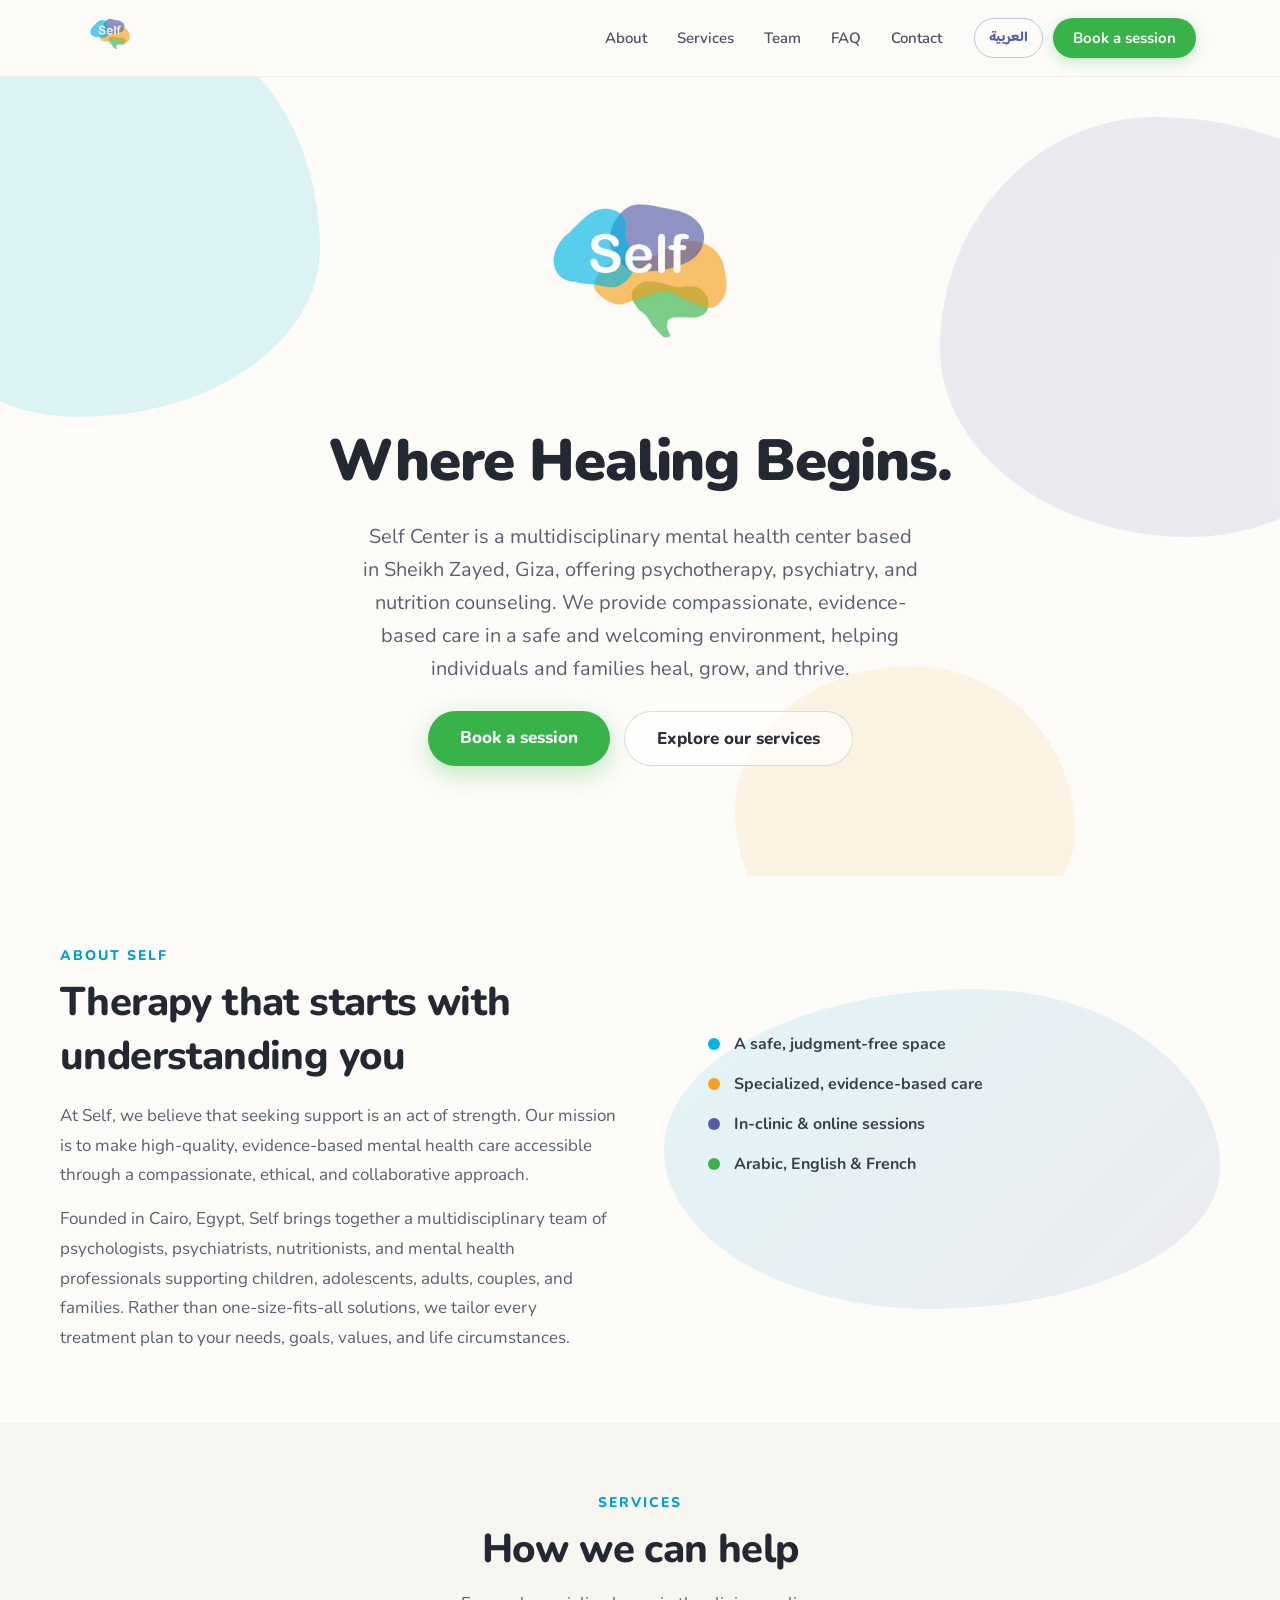
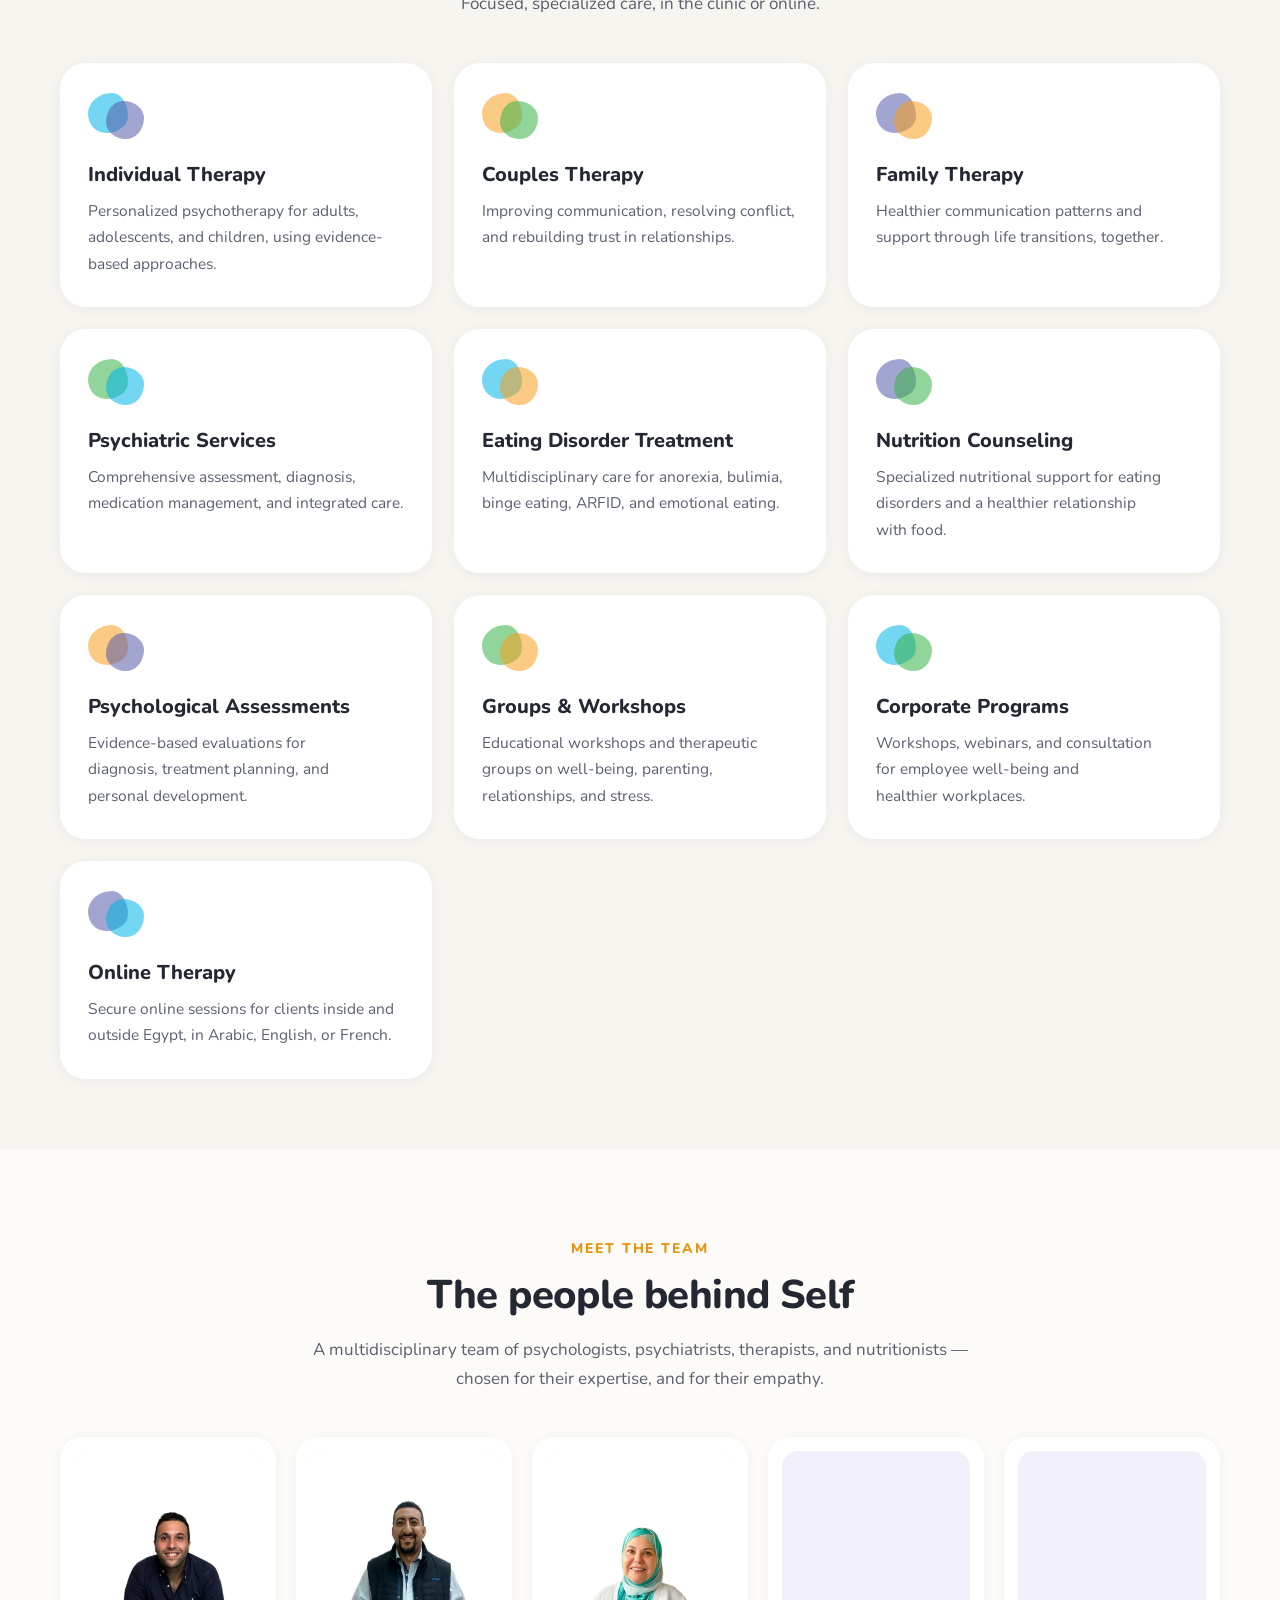
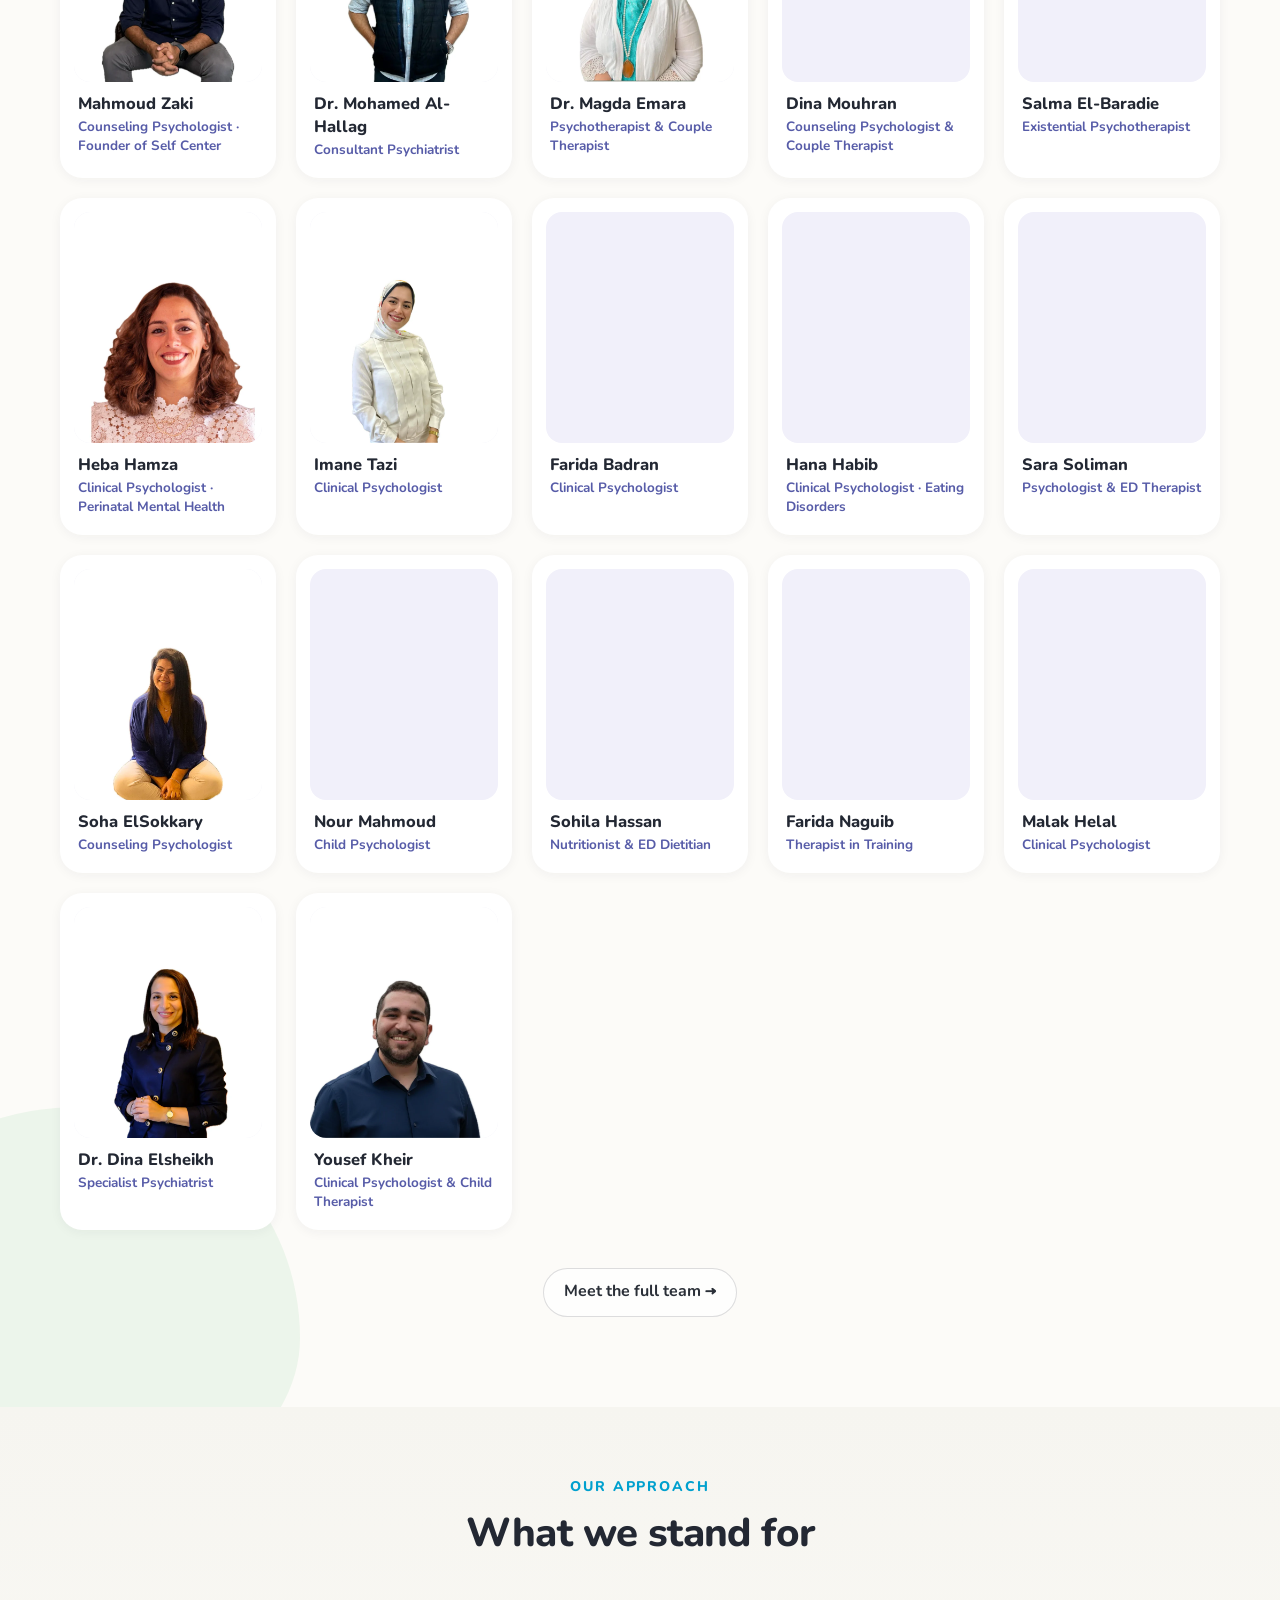
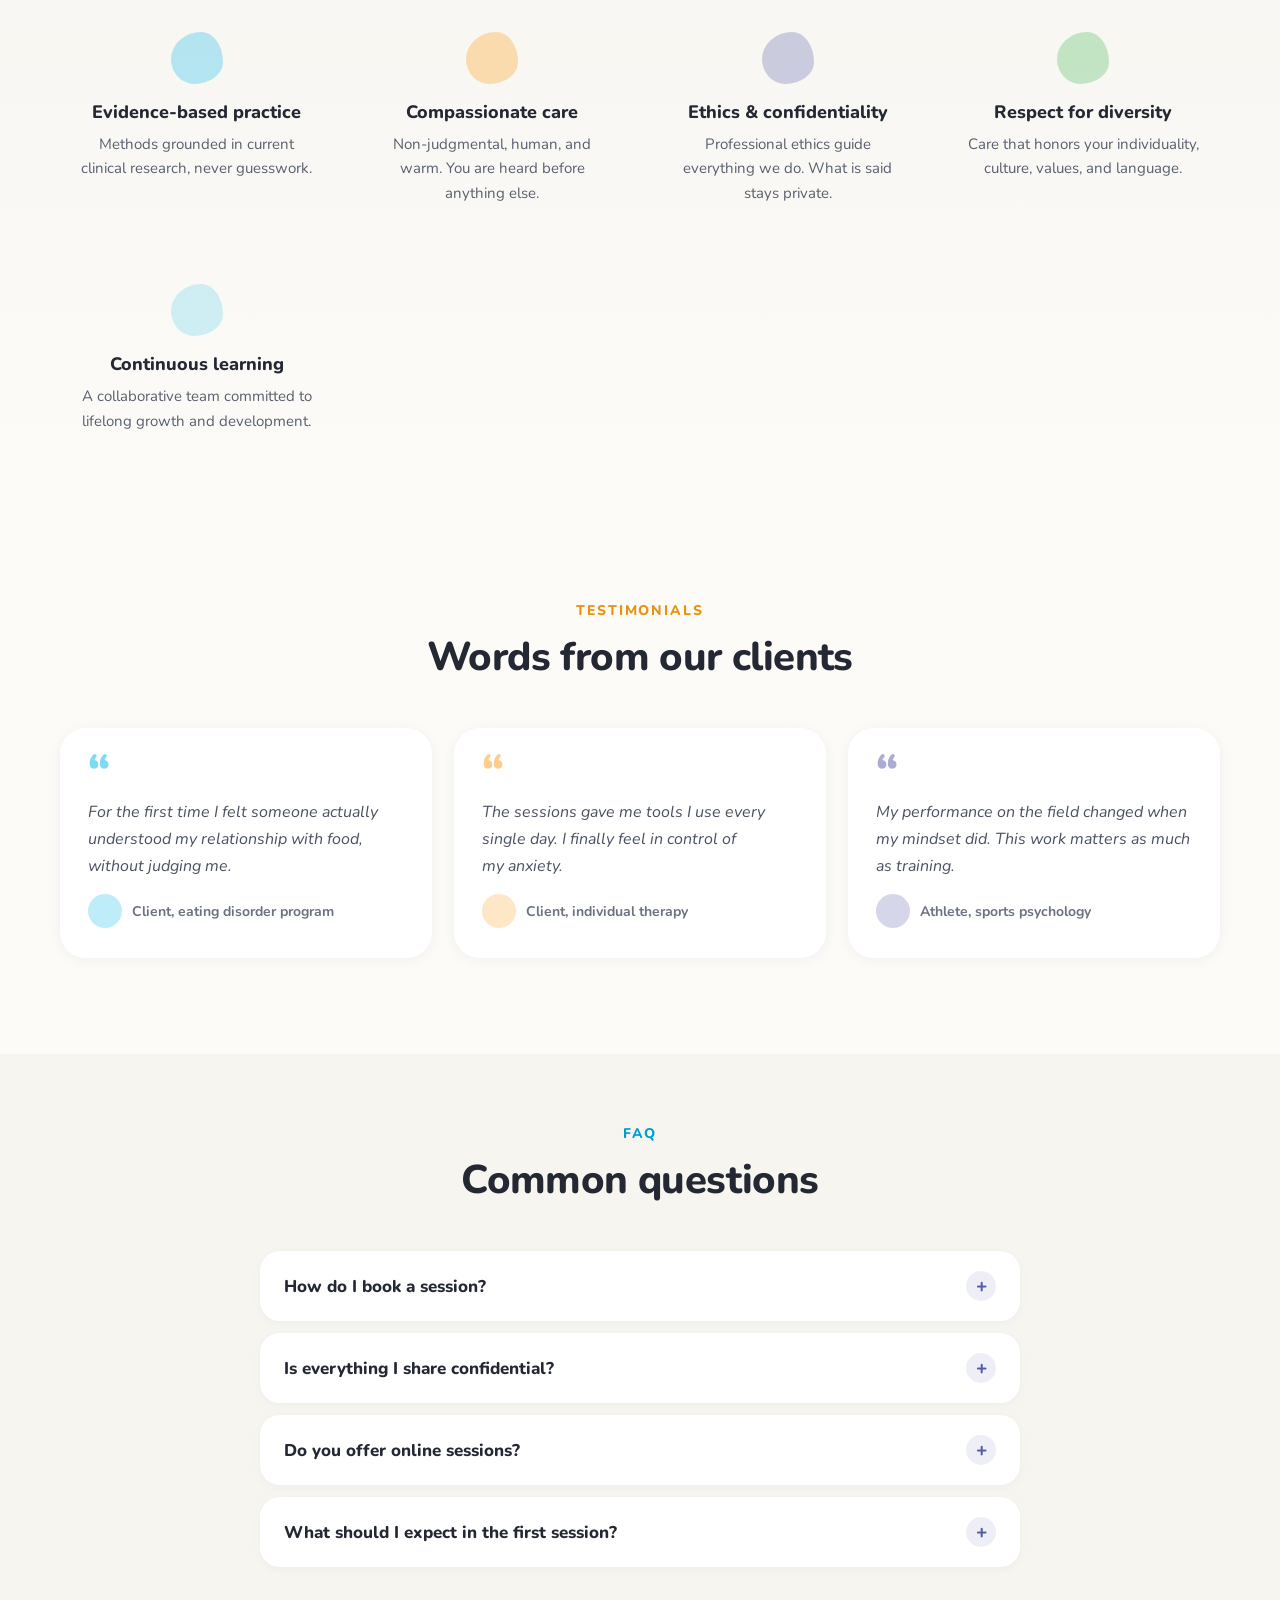
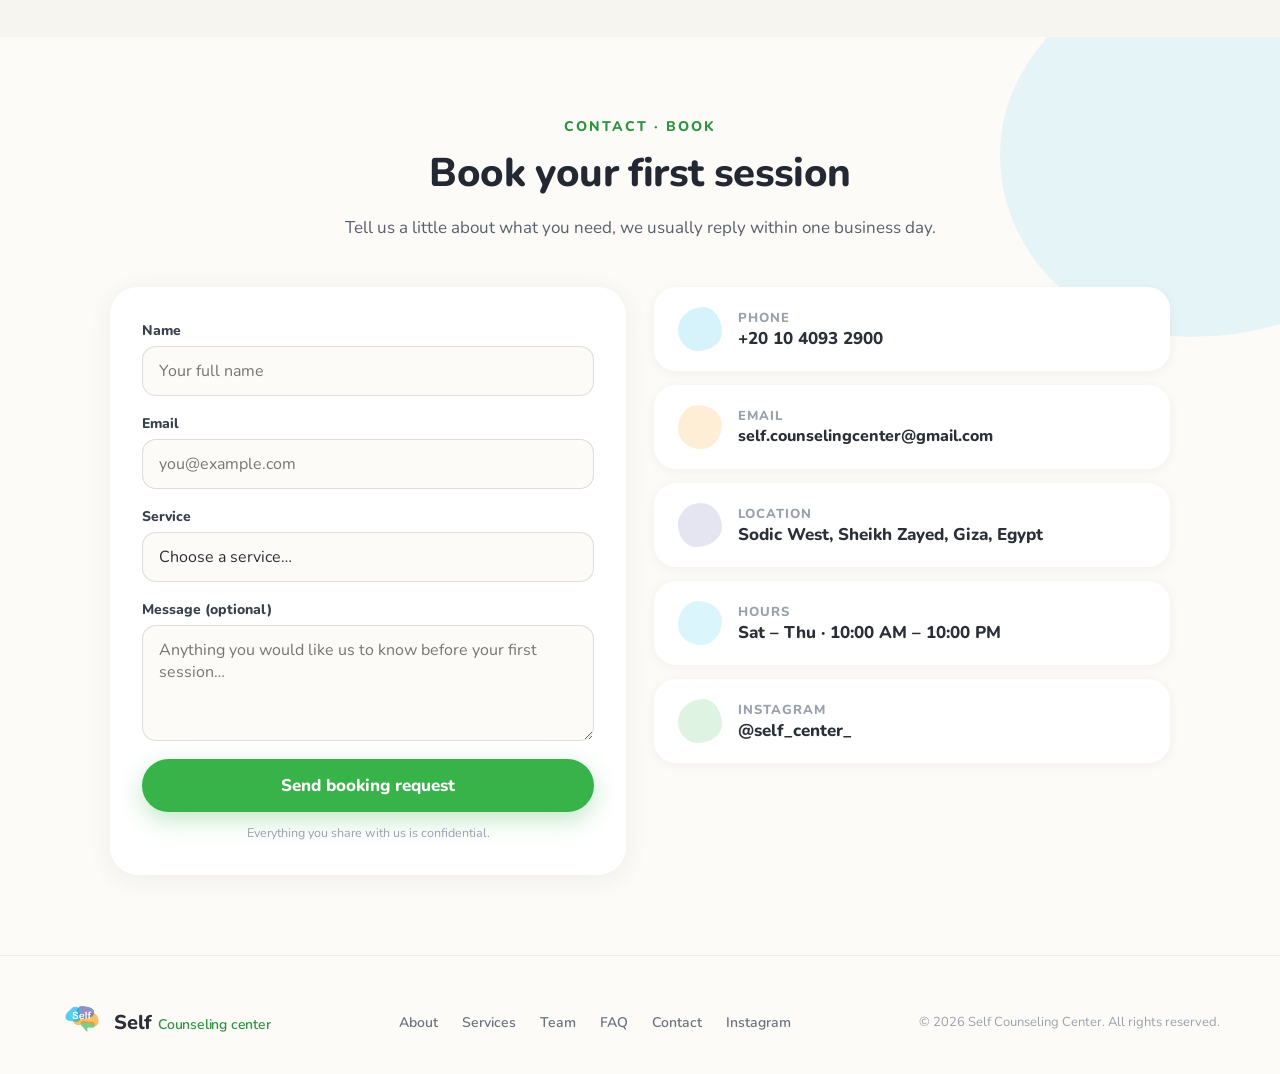
<file: index.html>
<!DOCTYPE html>
<html lang="en" dir="ltr">
<head>
<meta charset="utf-8">
<meta name="viewport" content="width=device-width, initial-scale=1">
<title>Self Center | Therapy &amp; Psychiatry in Sheikh Zayed, Egypt</title>
<meta name="description" content="Therapy, psychiatry, eating-disorder care and nutrition counseling at Self Center in Sheikh Zayed, Giza, near 6th of October. In clinic or online.">
<link rel="canonical" href="https://selfcounselingcenter.com/">
<meta property="og:type" content="website">
<meta property="og:site_name" content="Self Center">
<meta property="og:title" content="Self Center | Therapy &amp; Psychiatry in Sheikh Zayed, Egypt">
<meta property="og:description" content="Psychotherapy, psychiatry, eating-disorder care and nutrition counseling in Sheikh Zayed, Giza, in clinic or online, in Arabic, English and French.">
<meta property="og:url" content="https://selfcounselingcenter.com/">
<meta property="og:image" content="https://selfcounselingcenter.com/assets/logo-512.png">
<meta property="og:image:width" content="512">
<meta property="og:image:height" content="512">
<meta property="og:image:alt" content="Self Center logo">
<meta name="twitter:card" content="summary">
<link rel="icon" type="image/png" sizes="96x96" href="assets/favicon-96.png">
<link rel="apple-touch-icon" href="assets/apple-touch-icon.png">
<script type="application/ld+json">
{
  "@context": "https://schema.org",
  "@graph": [
    {
      "@type": "MedicalClinic",
      "@id": "https://selfcounselingcenter.com/#clinic",
      "name": "Self Center",
      "alternateName": ["Self Counseling Center", "مركز سيلف للاستشارات النفسية"],
      "url": "https://selfcounselingcenter.com/",
      "logo": "https://selfcounselingcenter.com/assets/logo-512.png",
      "image": "https://selfcounselingcenter.com/assets/logo-512.png",
      "description": "Multidisciplinary mental health center offering individual, couples and family therapy, psychiatry, eating-disorder treatment, nutrition counseling and psychological assessments, in clinic and online.",
      "telephone": "+201040932900",
      "email": "self.counselingcenter@gmail.com",
      "address": {
        "@type": "PostalAddress",
        "streetAddress": "Sodic West",
        "addressLocality": "Sheikh Zayed City",
        "addressRegion": "Giza Governorate",
        "addressCountry": "EG"
      },
      "areaServed": [
        { "@type": "City", "name": "Sheikh Zayed City" },
        { "@type": "City", "name": "6th of October City" }
      ],
      "openingHoursSpecification": [
        {
          "@type": "OpeningHoursSpecification",
          "dayOfWeek": ["Saturday", "Sunday", "Monday", "Tuesday", "Wednesday", "Thursday"],
          "opens": "10:00",
          "closes": "22:00"
        }
      ],
      "medicalSpecialty": ["https://schema.org/Psychiatric", "https://schema.org/DietNutrition"],
      "knowsLanguage": ["ar", "en", "fr"],
      "founder": { "@type": "Person", "name": "Mahmoud Zaki" },
      "sameAs": ["https://www.instagram.com/self_center_/"]
    },
    {
      "@type": "WebSite",
      "@id": "https://selfcounselingcenter.com/#website",
      "url": "https://selfcounselingcenter.com/",
      "name": "Self Center",
      "alternateName": "Self Counseling Center",
      "inLanguage": ["en", "ar"],
      "publisher": { "@id": "https://selfcounselingcenter.com/#clinic" }
    }
  ]
}
</script>
<link rel="preconnect" href="https://fonts.googleapis.com">
<link rel="preconnect" href="https://fonts.gstatic.com" crossorigin>
<link href="https://fonts.googleapis.com/css2?family=Nunito:wght@400;600;700;800;900&family=Baloo+Bhaijaan+2:wght@400;500;600;700&display=swap" rel="stylesheet">
<link rel="stylesheet" href="css/style.css?v=3">
</head>
<body>

<nav class="nav" data-reveal-skip>
  <div class="nav-inner">
    <a href="#hero" class="brand">
      <img src="assets/logo-640.webp" alt="Self Center" class="brand-logo" width="640" height="640">
    </a>
    <div class="nav-links" id="navLinks"></div>
    <div class="nav-actions">
      <button type="button" id="langToggle" class="lang-btn"></button>
      <a href="#contact" class="btn btn-cta" id="navCta"></a>
    </div>
    <button type="button" id="navMenuToggle" class="nav-menu-toggle" aria-label="Menu" aria-expanded="false">
      <span></span><span></span><span></span>
    </button>
  </div>
</nav>

<main>
<header id="hero" class="hero">
  <div class="blob blob-a"></div>
  <div class="blob blob-b"></div>
  <div class="blob blob-c"></div>
  <div class="hero-inner" data-reveal>
    <img src="assets/logo-640.webp" alt="Self Center logo" class="hero-logo" width="640" height="640" fetchpriority="high">
    <h1 id="heroTitle"></h1>
    <p id="heroSub"></p>
    <div class="hero-ctas">
      <a href="#contact" class="btn btn-cta btn-lg" id="heroCta"></a>
      <a href="#services" class="btn btn-outline btn-lg" id="heroSecondary"></a>
    </div>
  </div>
</header>

<section id="about" class="section about">
  <div class="section-inner about-grid">
    <div data-reveal>
      <p class="kicker" id="aboutKicker"></p>
      <h2 id="aboutTitle"></h2>
      <p class="body-text" id="aboutP1"></p>
      <p class="body-text" id="aboutP2"></p>
    </div>
    <div class="about-panel" data-reveal>
      <div class="about-panel-blob"></div>
      <div class="about-stats" id="aboutStats"></div>
    </div>
  </div>
</section>

<section id="services" class="section services-section">
  <div class="section-inner">
    <div class="section-head" data-reveal>
      <p class="kicker" id="servicesKicker"></p>
      <h2 id="servicesTitle"></h2>
      <p class="section-sub" id="servicesSub"></p>
    </div>
    <div class="services-grid" id="servicesGrid"></div>
  </div>
</section>

<section id="team" class="section team-section">
  <div class="blob blob-d"></div>
  <div class="section-inner">
    <div class="section-head" data-reveal>
      <p class="kicker kicker-amber" id="teamKicker"></p>
      <h2 id="teamTitle"></h2>
      <p class="section-sub" id="teamSub"></p>
    </div>

    <div class="team-grid" id="teamGrid"></div>

    <div class="team-more" data-reveal>
      <a href="team.html" class="btn btn-outline" id="teamMoreLink"></a>
    </div>
  </div>
</section>

<section id="values" class="section values-section">
  <div class="section-inner">
    <div class="section-head" data-reveal>
      <p class="kicker" id="valuesKicker"></p>
      <h2 id="valuesTitle"></h2>
    </div>
    <div class="values-grid" id="valuesGrid"></div>
  </div>
</section>

<section id="testimonials" class="section">
  <div class="section-inner">
    <div class="section-head" data-reveal>
      <p class="kicker kicker-amber" id="testiKicker"></p>
      <h2 id="testiTitle"></h2>
    </div>
    <div class="testi-grid" id="testiGrid"></div>
    <p class="testi-note" data-reveal id="testiPlaceholderNote"></p>
  </div>
</section>

<section id="faq" class="section faq-section">
  <div class="section-inner section-inner-narrow">
    <div class="section-head" data-reveal>
      <p class="kicker" id="faqKicker"></p>
      <h2 id="faqTitle"></h2>
    </div>
    <div class="faq-list" id="faqList"></div>
  </div>
</section>

<section id="contact" class="section contact-section">
  <div class="blob blob-e"></div>
  <div class="section-inner section-inner-medium">
    <div class="section-head" data-reveal>
      <p class="kicker kicker-green" id="contactKicker"></p>
      <h2 id="contactTitle"></h2>
      <p class="section-sub" id="contactSub"></p>
    </div>
    <div class="contact-grid">
      <div class="contact-form-card" data-reveal>
        <div id="successPanel" class="success-panel" hidden>
          <div class="success-check">✓</div>
          <h3 id="successTitle"></h3>
          <p id="successSub"></p>
          <button type="button" class="btn btn-outline" id="successAgain"></button>
        </div>
        <form id="bookingForm" novalidate>
          <div class="field">
            <label for="f-name" id="fNameLabel"></label>
            <input id="f-name" name="name" type="text" autocomplete="name">
            <span class="field-error" id="errName"></span>
          </div>
          <div class="field">
            <label for="f-email" id="fEmailLabel"></label>
            <input id="f-email" name="email" type="email" autocomplete="email">
            <span class="field-error" id="errEmail"></span>
          </div>
          <div class="field">
            <label for="f-service" id="fServiceLabel"></label>
            <select id="f-service" name="service"></select>
            <span class="field-error" id="errService"></span>
          </div>
          <div class="field">
            <label for="f-msg" id="fMessageLabel"></label>
            <textarea id="f-msg" name="message" rows="4"></textarea>
          </div>
          <button type="submit" class="btn btn-cta btn-lg" id="fSubmit"></button>
          <p class="form-privacy" id="fPrivacy"></p>
        </form>
      </div>
      <div class="contact-info" data-reveal>
        <a href="tel:+201040932900" class="contact-card">
          <div class="contact-icon contact-icon-blue"></div>
          <div><div class="contact-label" id="cPhoneLabel"></div><div class="contact-value" dir="ltr">+20 10 4093 2900</div></div>
        </a>
        <a href="mailto:self.counselingcenter@gmail.com" class="contact-card">
          <div class="contact-icon contact-icon-amber"></div>
          <div><div class="contact-label" id="cEmailLabel"></div><div class="contact-value contact-value-break">self.counselingcenter@gmail.com</div></div>
        </a>
        <div class="contact-card contact-card-static">
          <div class="contact-icon contact-icon-purple"></div>
          <div><div class="contact-label" id="cLocationLabel"></div><div class="contact-value" id="cAddress"></div></div>
        </div>
        <div class="contact-card contact-card-static">
          <div class="contact-icon contact-icon-blue2"></div>
          <div><div class="contact-label" id="cHoursLabel"></div><div class="contact-value" id="cHoursVal"></div></div>
        </div>
        <a href="https://www.instagram.com/self_center_/" target="_blank" rel="noopener" class="contact-card">
          <div class="contact-icon contact-icon-green"></div>
          <div><div class="contact-label">Instagram</div><div class="contact-value" dir="ltr">@self_center_</div></div>
        </a>
      </div>
    </div>
  </div>
</section>
</main>

<footer class="footer">
  <div class="footer-inner">
    <a href="#hero" class="brand">
      <img src="assets/logo-640.webp" alt="" class="footer-logo" width="640" height="640" loading="lazy">
      <span class="brand-name">Self <span class="footer-wordmark" id="footerWordmark"></span></span>
    </a>
    <div class="footer-links" id="footerLinks"></div>
    <p class="footer-copy" id="copyright"></p>
  </div>
</footer>

<script src="js/i18n.js?v=5"></script>
<script src="js/main.js?v=4"></script>
</body>
</html>
</file>
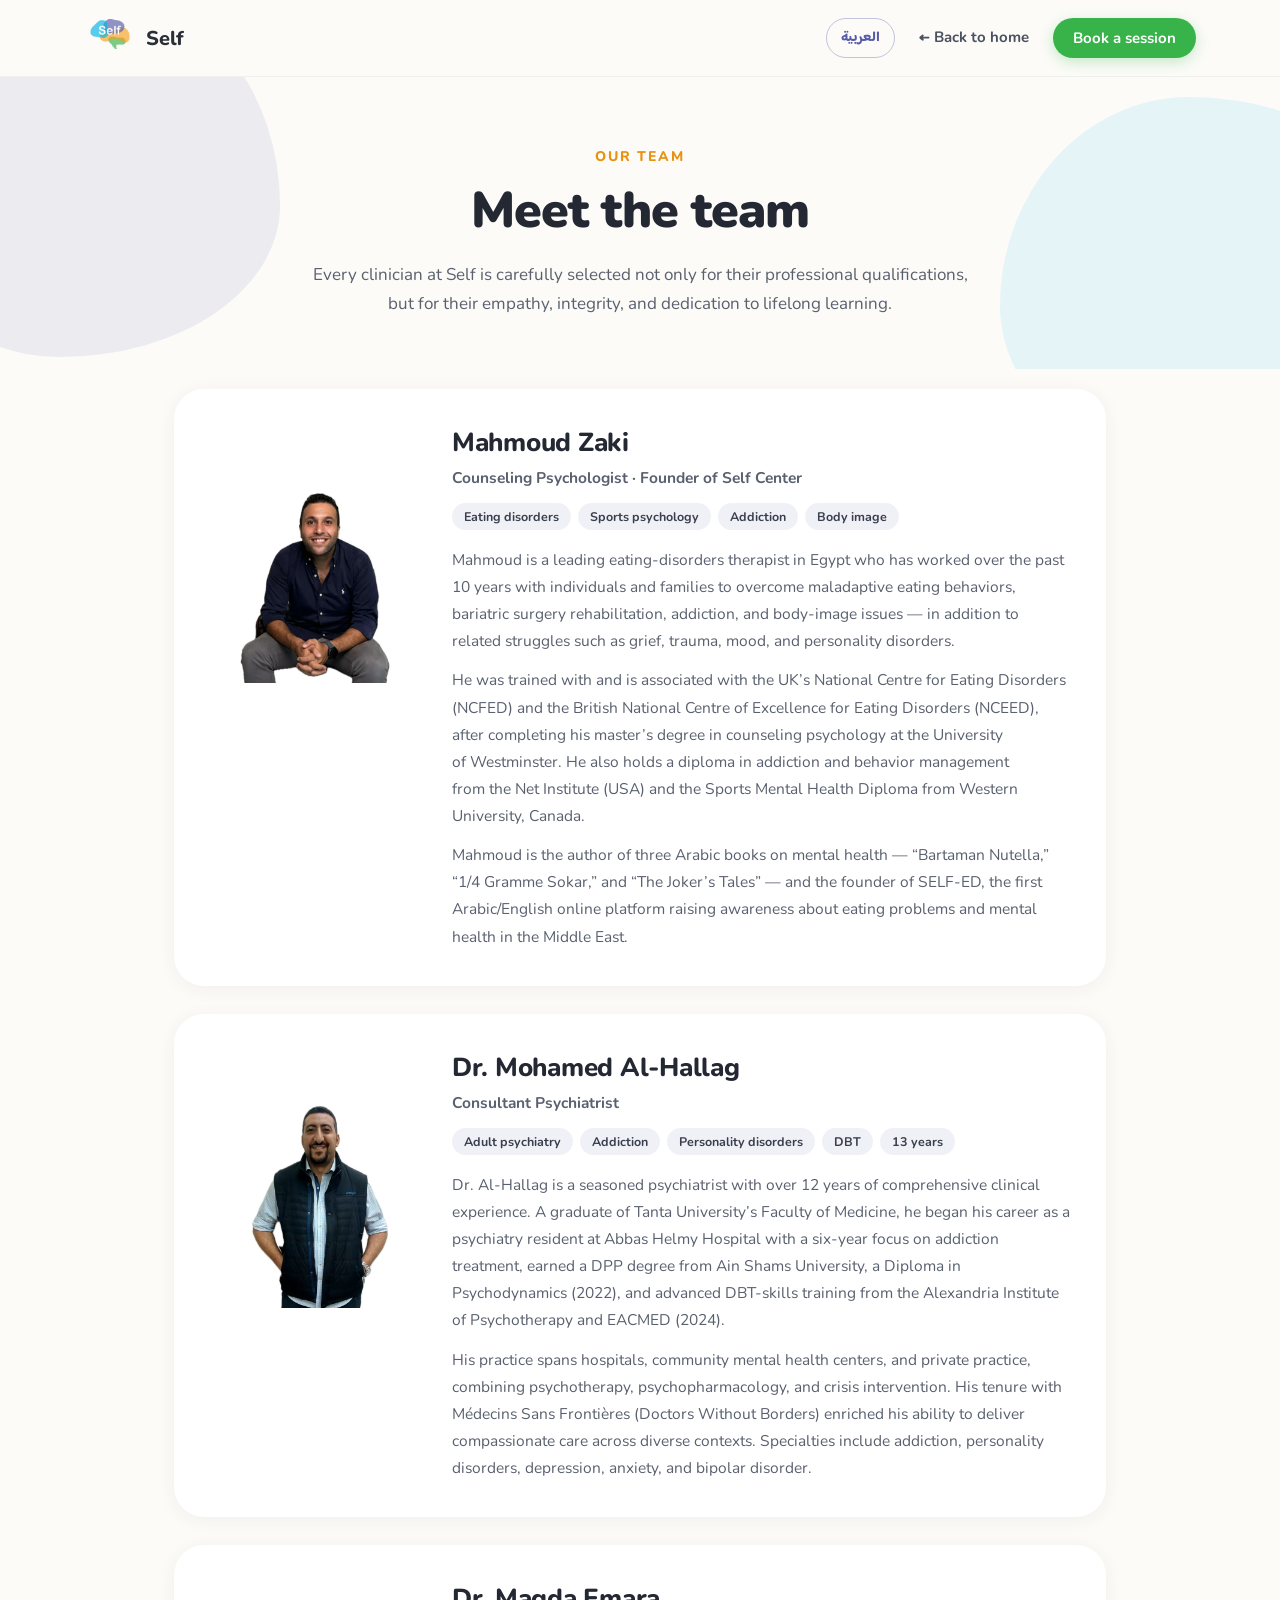
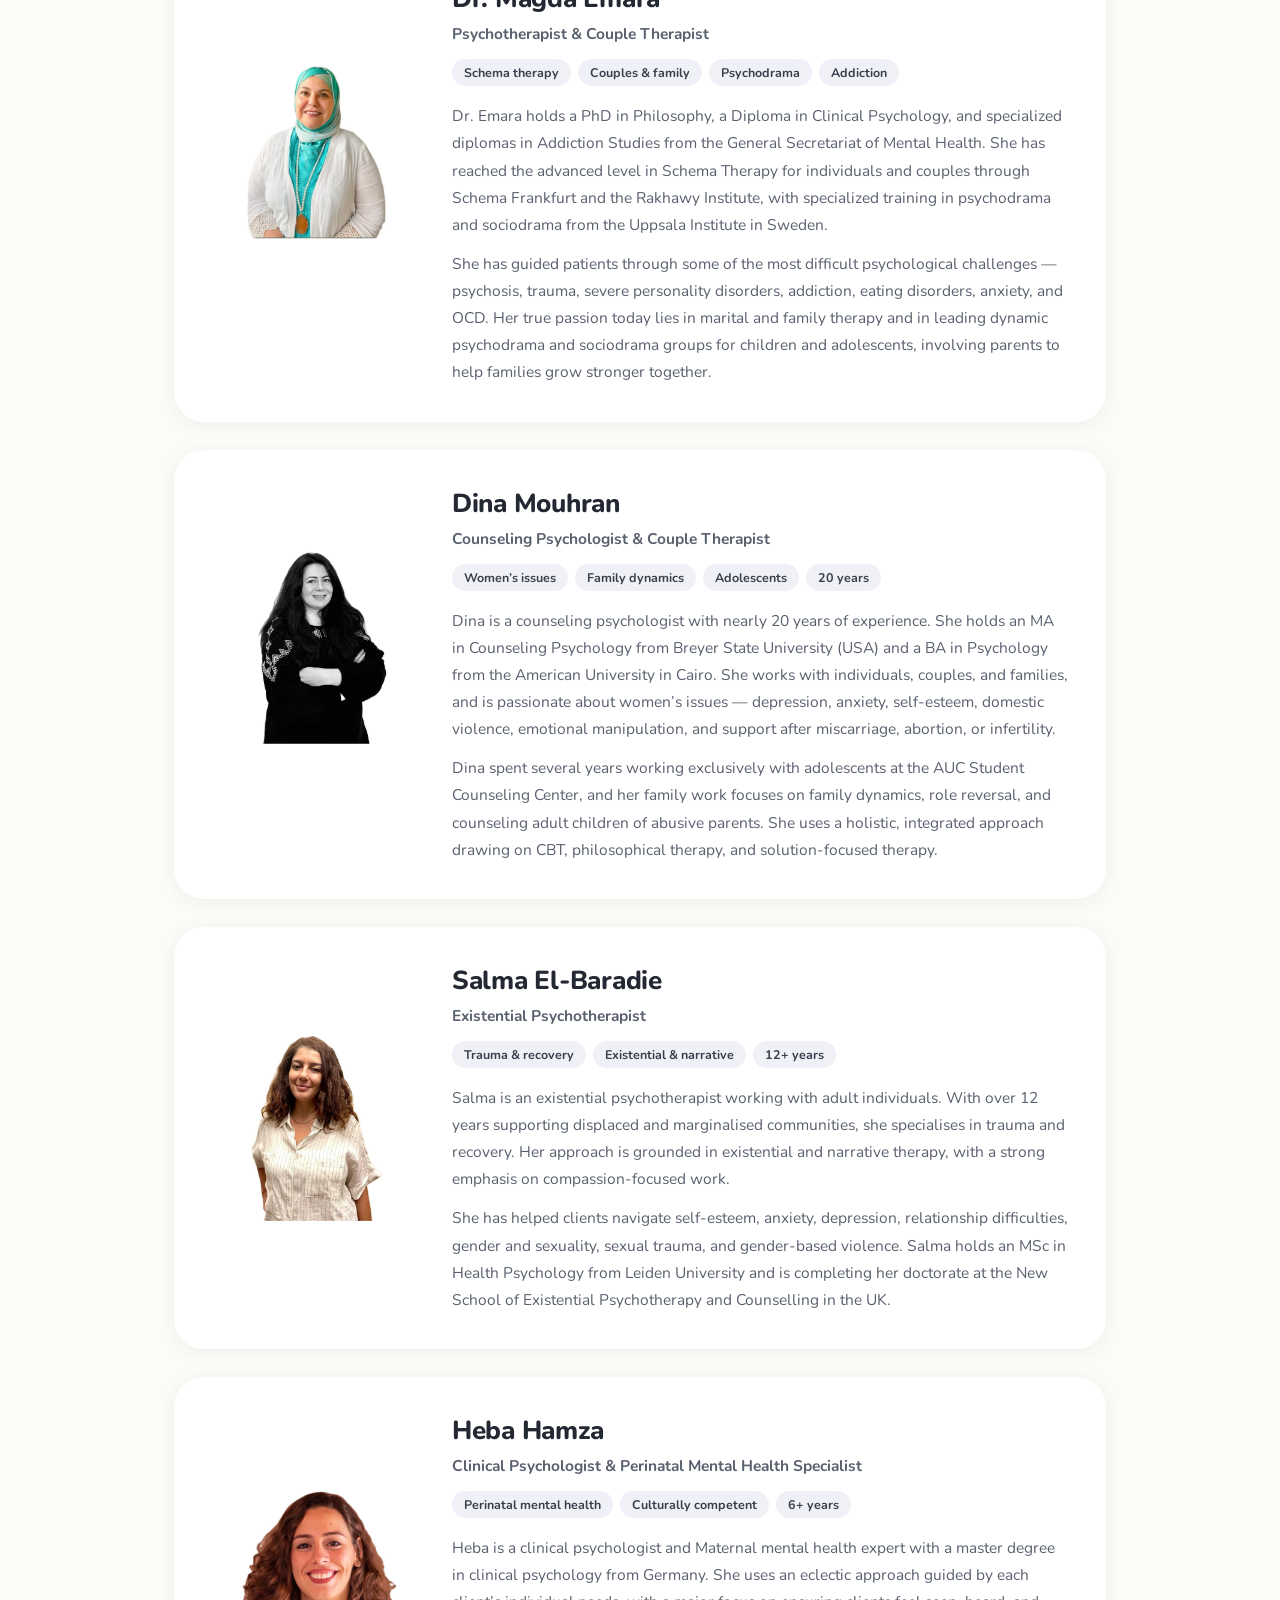
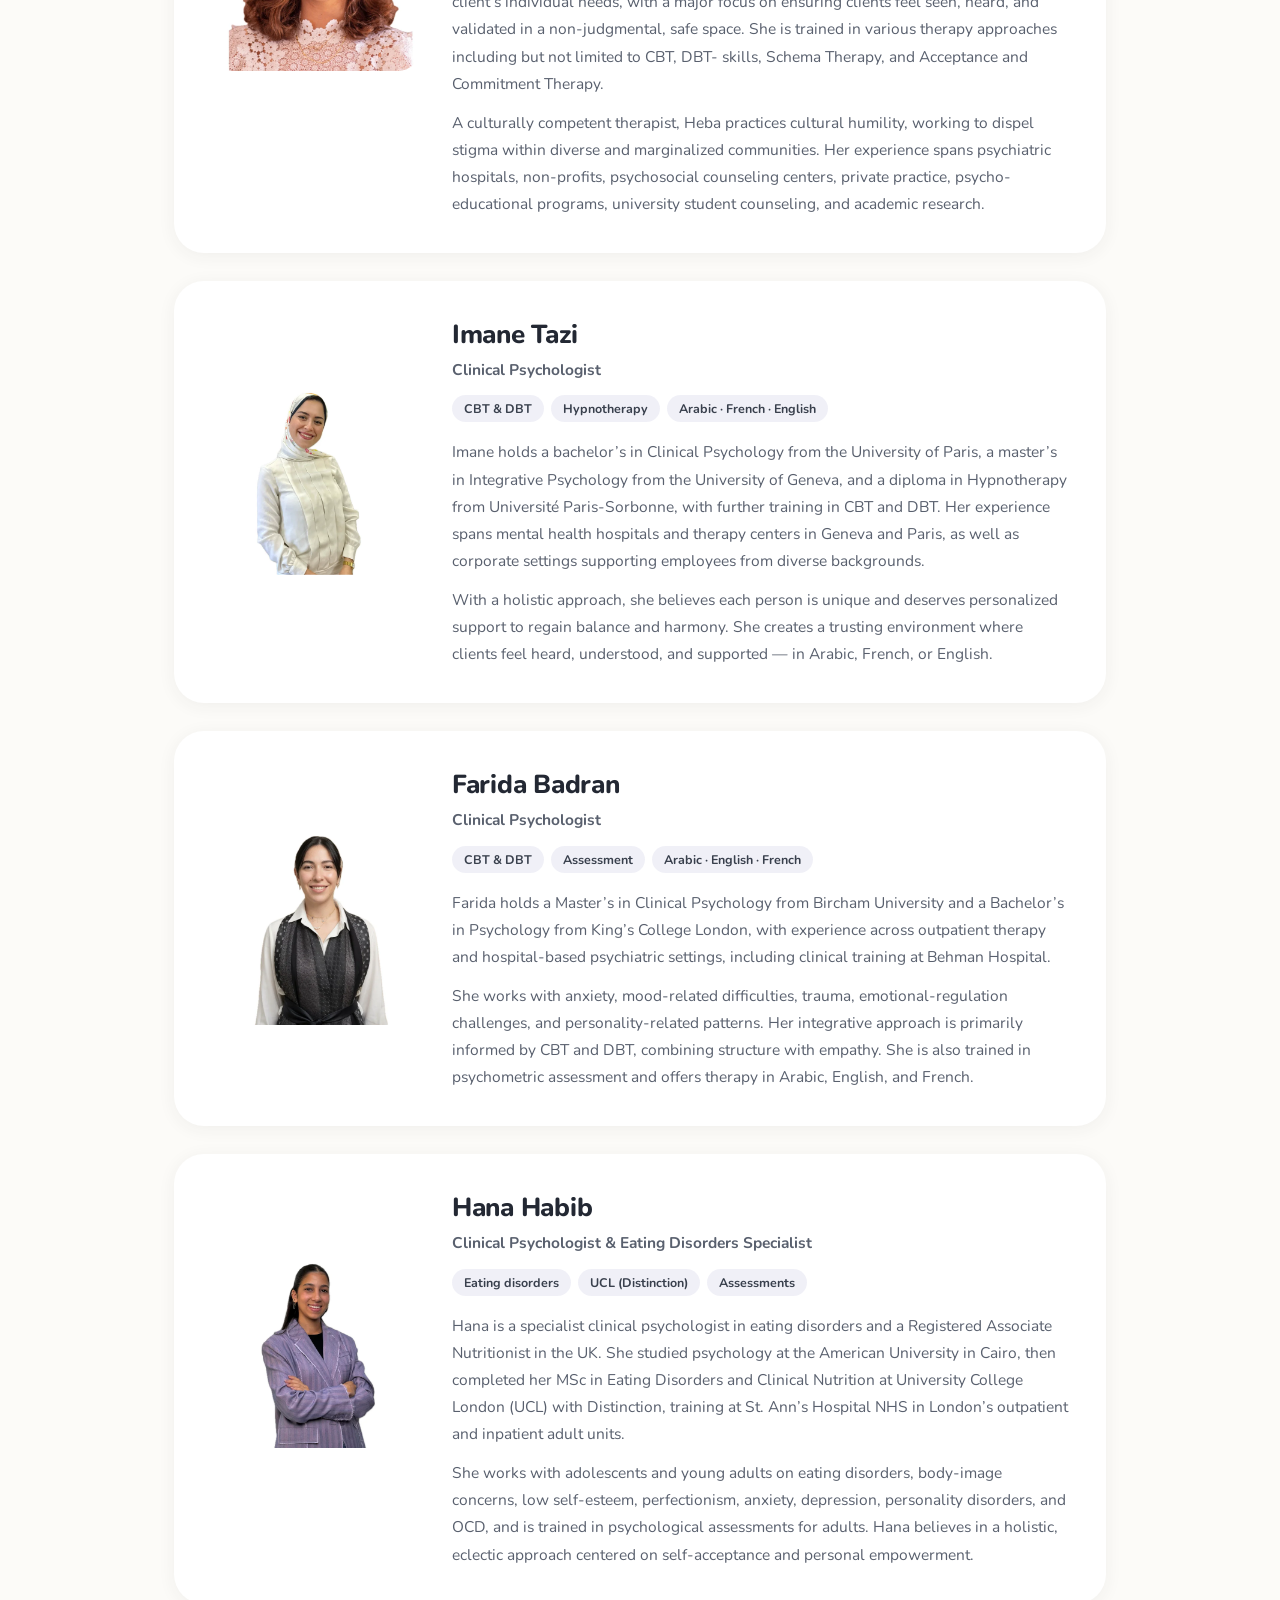
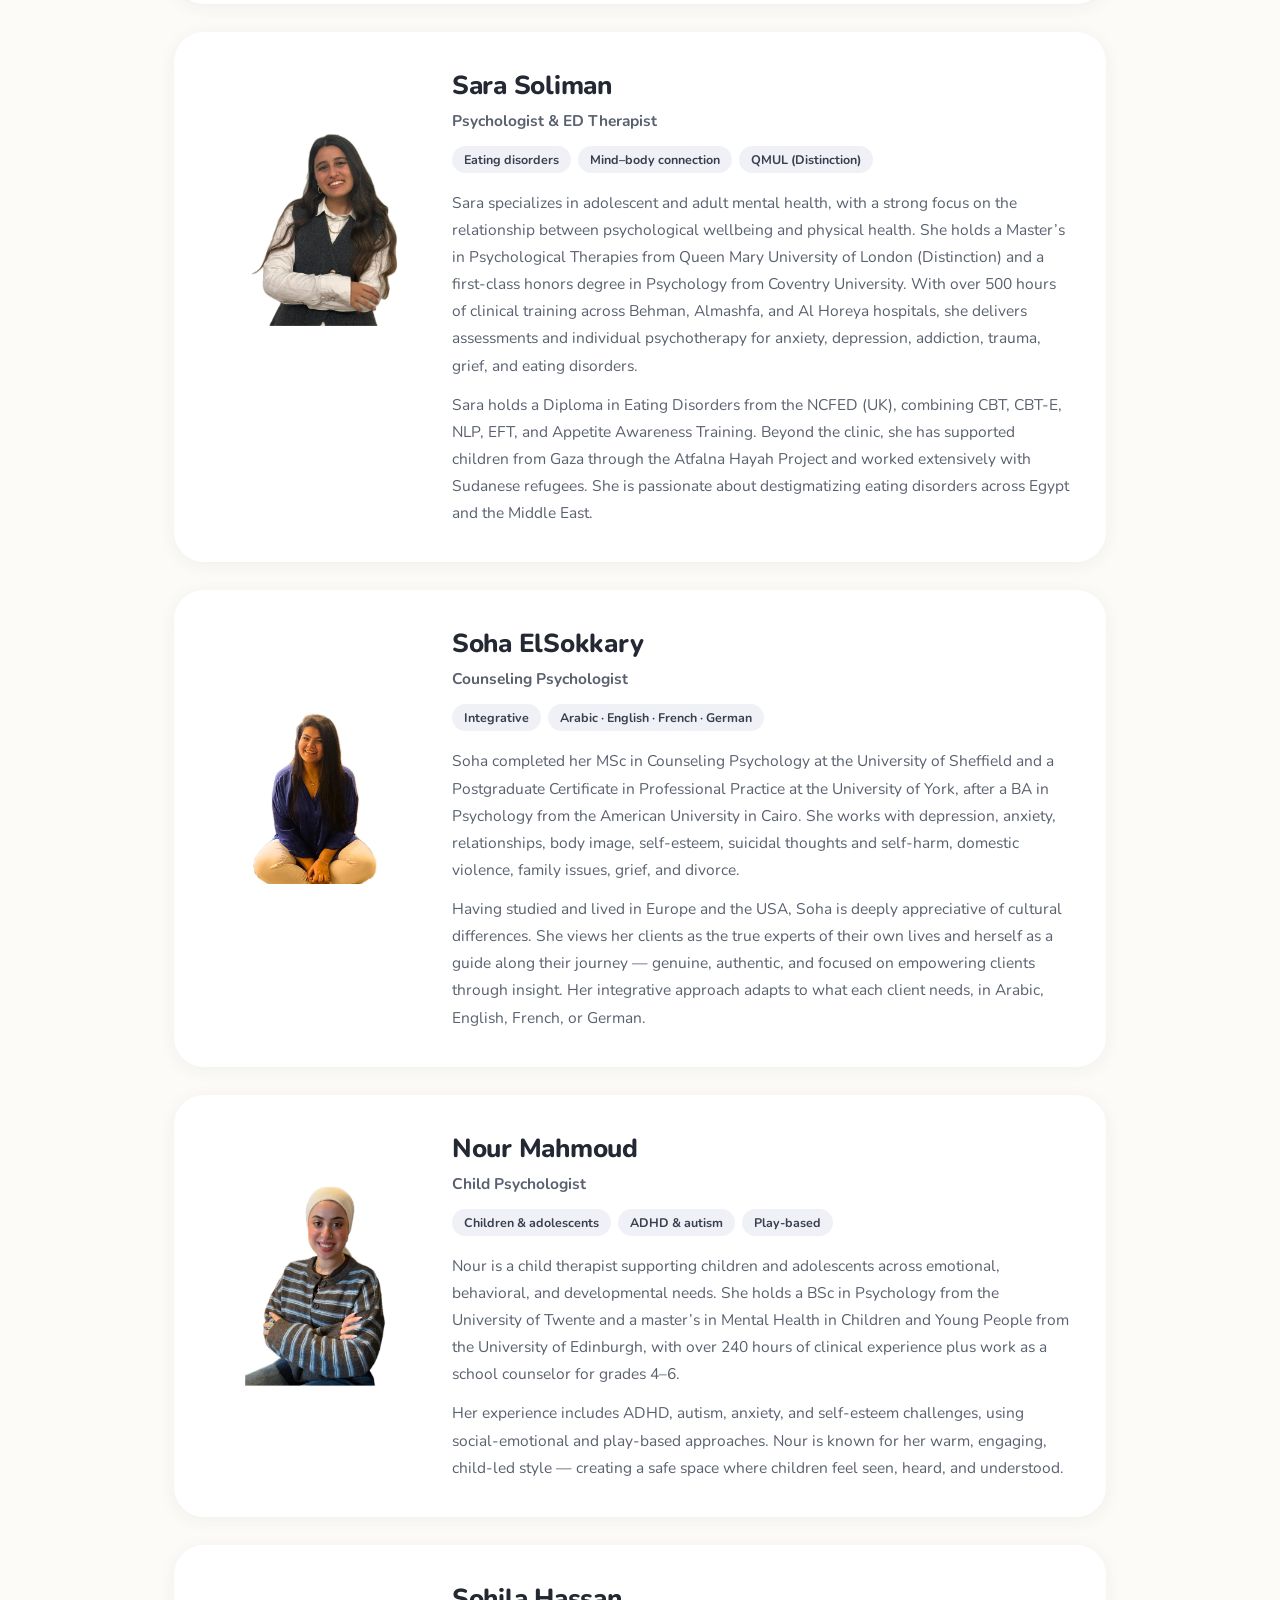
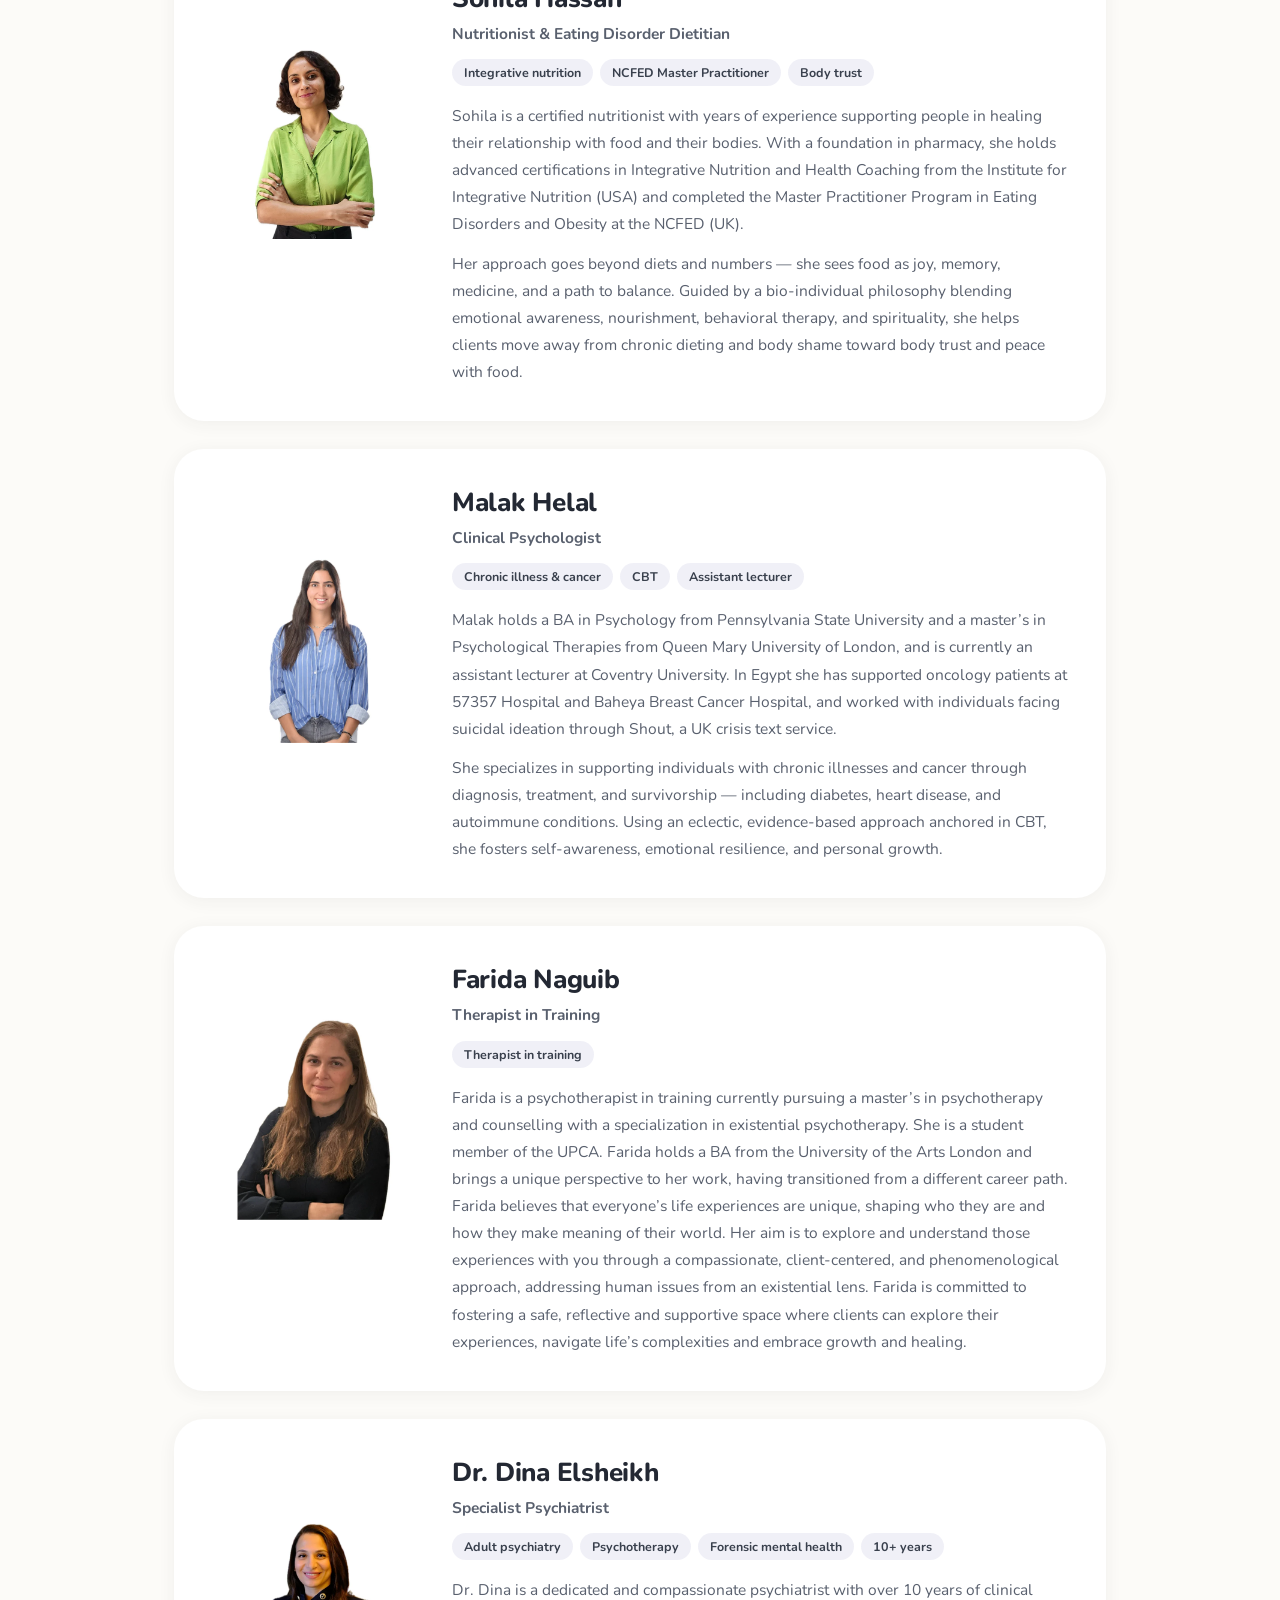
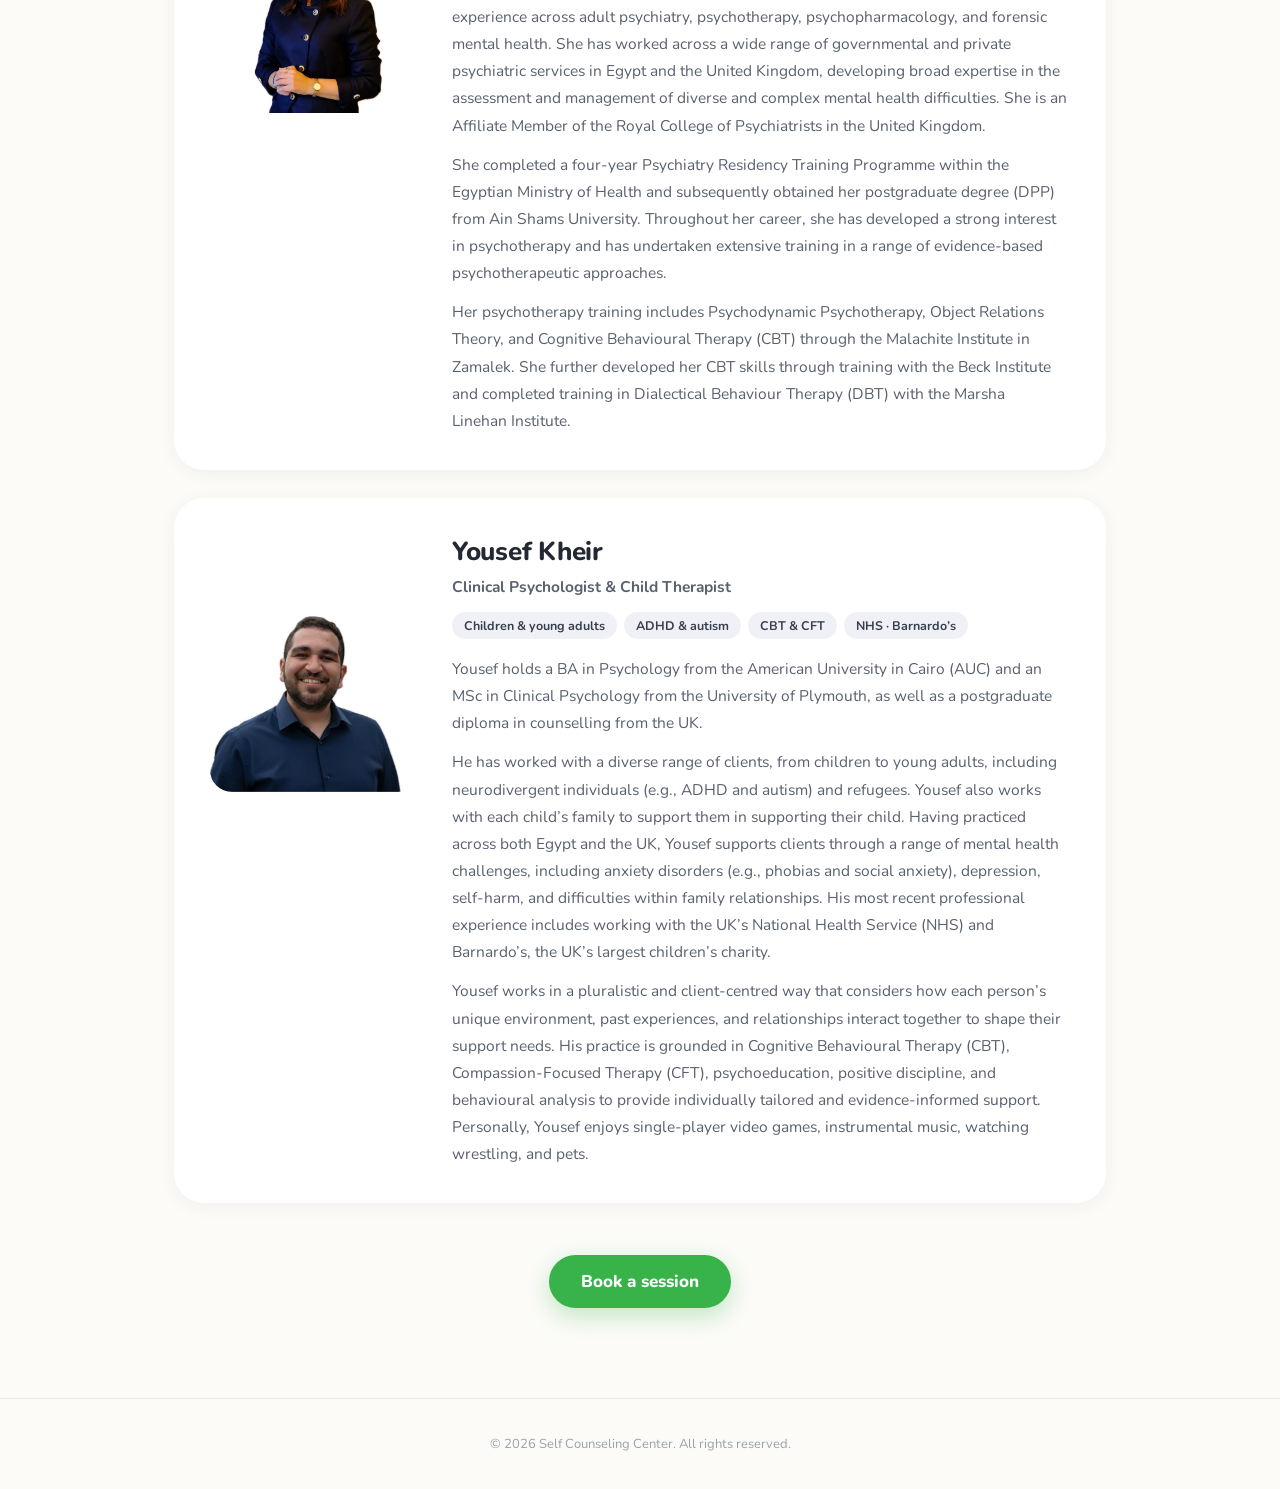
<file: team.html>
<!DOCTYPE html>
<html lang="en" dir="ltr">
<head>
<meta charset="utf-8">
<meta name="viewport" content="width=device-width, initial-scale=1">
<title>Our Psychologists &amp; Psychiatrists | Self Center, Sheikh Zayed</title>
<meta name="description" content="Meet the psychologists, psychiatrists, therapists and nutritionists at Self Center in Sheikh Zayed, Giza: their qualifications, specialties and languages.">
<link rel="canonical" href="https://selfcounselingcenter.com/team.html">
<meta property="og:type" content="website">
<meta property="og:site_name" content="Self Center">
<meta property="og:title" content="Our Psychologists &amp; Psychiatrists | Self Center, Sheikh Zayed">
<meta property="og:description" content="Meet the multidisciplinary team at Self Center in Sheikh Zayed: qualifications, specialties and languages.">
<meta property="og:url" content="https://selfcounselingcenter.com/team.html">
<meta property="og:image" content="https://selfcounselingcenter.com/assets/logo-512.png">
<meta property="og:image:width" content="512">
<meta property="og:image:height" content="512">
<meta property="og:image:alt" content="Self Center logo">
<meta name="twitter:card" content="summary">
<link rel="icon" type="image/png" sizes="96x96" href="assets/favicon-96.png">
<link rel="apple-touch-icon" href="assets/apple-touch-icon.png">
<link rel="preconnect" href="https://fonts.googleapis.com">
<link rel="preconnect" href="https://fonts.gstatic.com" crossorigin>
<link href="https://fonts.googleapis.com/css2?family=Nunito:wght@400;600;700;800;900&family=Baloo+Bhaijaan+2:wght@400;500;600;700&display=swap" rel="stylesheet">
<link rel="stylesheet" href="css/style.css?v=3">
</head>
<body>

<nav class="nav">
  <div class="nav-inner">
    <a href="/" class="brand">
      <img src="assets/logo-640.webp" alt="" class="brand-logo" width="640" height="640">
      <span class="brand-name">Self</span>
    </a>
    <div class="nav-actions" style="margin-inline-start:auto">
      <button type="button" id="langToggle" class="lang-btn"></button>
      <a href="/" class="back-link" id="backLink"></a>
      <a href="/#contact" class="btn btn-cta" id="bookBtn"></a>
    </div>
  </div>
</nav>

<header class="team-page-hero">
  <div class="blob team-hero-blob-a"></div>
  <div class="blob team-hero-blob-b"></div>
  <div class="team-page-hero-inner">
    <p class="kicker kicker-amber" id="heroKicker"></p>
    <h1 id="heroTitle"></h1>
    <p class="section-sub" id="heroSub"></p>
  </div>
</header>

<main class="member-list" id="memberList"></main>

<footer class="team-page-footer">
  <p id="footerCopy"></p>
</footer>

<script src="js/team-data.js?v=5"></script>
<script src="js/team.js?v=5"></script>
</body>
</html>
</file>
<file: css/style.css>
:root {
  --ink: #2B3038;
  --ink-strong: #232833;
  --ink-soft: #59606E;
  --ink-mute: #6B7280;
  --ink-faint: #9AA1AD;
  --bg: #FCFBF8;
  --bg-alt: #F6F5F0;
  --blue: #00B5E8;
  --blue-deep: #00A0CE;
  --purple: #575CA8;
  --amber: #F89F1E;
  --amber-deep: #E8920D;
  --green: #37B34A;
  --green-deep: #2E9440;
  --red: #D64545;
  --cta: var(--green);
}

* { box-sizing: border-box; }

[hidden] { display: none !important; }

html { scroll-behavior: smooth; }

body {
  margin: 0;
  background: var(--bg);
  color: var(--ink);
  font-family: 'Nunito', 'Baloo Bhaijaan 2', sans-serif;
  -webkit-font-smoothing: antialiased;
  min-height: 100vh;
  overflow-x: hidden;
}

a { color: var(--green-deep); text-decoration: none; }
a:hover { color: var(--green-deep); }
::selection { background: rgba(0,181,232,.25); }

img { max-width: 100%; display: block; }

@keyframes blobFloat {
  0%, 100% { transform: translate(0, 0) scale(1); }
  50% { transform: translate(14px, -20px) scale(1.06); }
}
@keyframes blobFloat2 {
  0%, 100% { transform: translate(0, 0) scale(1); }
  50% { transform: translate(-16px, 14px) scale(1.04); }
}

.blob { position: absolute; pointer-events: none; }

/* ---------- Nav ---------- */
.nav {
  position: sticky;
  top: 0;
  z-index: 100;
  background: rgba(252,251,248,.85);
  backdrop-filter: blur(14px);
  -webkit-backdrop-filter: blur(14px);
  border-bottom: 1px solid rgba(43,48,56,.06);
}
.nav-inner {
  max-width: 1160px;
  margin: 0 auto;
  padding: 12px 24px;
  display: flex;
  align-items: center;
  gap: 20px;
  flex-wrap: wrap;
}
.brand { display: flex; align-items: center; gap: 10px; }
.brand-logo { height: 52px; width: 52px; object-fit: cover; object-position: center 32%; border-radius: 50%; }
.brand-name { font-weight: 800; font-size: 20px; color: var(--ink); letter-spacing: -.01em; }
.nav-links { display: flex; align-items: center; gap: 6px; flex-wrap: wrap; margin-inline-start: auto; }
.nav-links a { padding: 8px 12px; border-radius: 999px; font-size: 15px; font-weight: 600; color: #4A5160; transition: background .2s, color .2s; }
.nav-links a:hover { background: rgba(87,92,168,.08); color: var(--ink); }
.nav-actions { display: flex; align-items: center; gap: 10px; }
.nav-menu-toggle { display: none; flex-direction: column; justify-content: center; gap: 4px; width: 38px; height: 38px; border: none; background: transparent; cursor: pointer; padding: 0; }
.nav-menu-toggle span { display: block; height: 2px; background: var(--ink); border-radius: 2px; }

.lang-btn {
  border: 1.5px solid rgba(87,92,168,.35);
  background: transparent;
  color: var(--purple);
  font-family: inherit;
  font-size: 14px;
  font-weight: 700;
  padding: 7px 14px;
  border-radius: 999px;
  cursor: pointer;
  transition: background .2s;
}
.lang-btn:hover { background: rgba(87,92,168,.08); }

.btn { display: inline-block; font-weight: 700; border-radius: 999px; cursor: pointer; font-family: inherit; }
.btn-cta {
  background: var(--cta);
  color: #fff;
  font-size: 15px;
  font-weight: 700;
  padding: 10px 20px;
  box-shadow: 0 4px 14px rgba(55,179,74,.28);
  transition: transform .2s ease;
  border: none;
}
.btn-cta:hover { transform: translateY(-1px); color: #fff; }
.btn-outline {
  border: 1.5px solid rgba(43,48,56,.16);
  color: var(--ink);
  background: rgba(255,255,255,.7);
  font-weight: 700;
  transition: border-color .2s, color .2s;
  padding: 10px 20px;
}
.btn-outline:hover { border-color: rgba(87,92,168,.5); color: var(--purple); }
.btn-lg { font-size: 17px; font-weight: 800; padding: 15px 32px; }
.btn-cta.btn-lg { box-shadow: 0 8px 24px rgba(55,179,74,.3); }
.btn-cta.btn-lg:hover { transform: translateY(-2px); }

/* ---------- Hero ---------- */
.hero { position: relative; padding: 96px 24px 110px; text-align: center; overflow: hidden; }
.blob-a { inset-inline-start: -120px; top: -60px; width: 440px; height: 400px; background: rgba(0,181,232,.13); border-radius: 58% 42% 55% 45% / 52% 58% 42% 48%; animation: blobFloat 11s ease-in-out infinite; }
.blob-b { inset-inline-end: -140px; top: 40px; width: 480px; height: 420px; background: rgba(87,92,168,.11); border-radius: 45% 55% 48% 52% / 55% 45% 55% 45%; animation: blobFloat2 13s ease-in-out infinite; }
.blob-c { inset-inline-end: 16%; bottom: -90px; width: 340px; height: 300px; background: rgba(248,159,30,.10); border-radius: 52% 48% 60% 40% / 48% 55% 45% 52%; animation: blobFloat 15s ease-in-out infinite; }
.hero-inner { position: relative; max-width: 760px; margin: 0 auto; display: flex; flex-direction: column; align-items: center; gap: 26px; }
.hero-logo { width: min(230px, 52vw); height: auto; }
.hero h1 { margin: 0; font-size: clamp(34px, 5.2vw, 58px); line-height: 1.12; font-weight: 900; letter-spacing: -.02em; color: var(--ink-strong); text-wrap: balance; }
.hero p { margin: 0; max-width: 560px; font-size: clamp(17px, 2vw, 20px); line-height: 1.65; color: var(--ink-soft); text-wrap: pretty; }
.hero-ctas { display: flex; gap: 14px; flex-wrap: wrap; justify-content: center; }

/* ---------- Sections ---------- */
.section { padding: 70px 24px; }
.section-inner { max-width: 1160px; margin: 0 auto; }
.section-inner-narrow { max-width: 760px; margin: 0 auto; }
.section-inner-medium { max-width: 1060px; margin: 0 auto; position: relative; }
.section-head { text-align: center; max-width: 660px; margin: 0 auto 44px; }
.kicker { margin: 0 0 10px; font-size: 14px; font-weight: 800; letter-spacing: .14em; text-transform: uppercase; color: var(--blue-deep); }
.kicker-amber { color: var(--amber-deep); }
.kicker-green { color: var(--green-deep); }
.section-head h2, .about h2, .team-section h3 { margin: 0 0 14px; font-size: clamp(28px, 3.4vw, 40px); font-weight: 800; letter-spacing: -.015em; color: var(--ink-strong); }
.section-sub { margin: 0; font-size: 17px; line-height: 1.7; color: var(--ink-soft); }
.body-text { margin: 0 0 14px; font-size: 17px; line-height: 1.75; color: var(--ink-soft); text-wrap: pretty; }
.body-text:last-child { margin-bottom: 0; }

/* ---------- About ---------- */
.about-grid { display: grid; grid-template-columns: repeat(auto-fit, minmax(300px, 1fr)); gap: 48px; align-items: center; }
.about h2 { margin-bottom: 18px; }
.about-panel { position: relative; min-height: 320px; }
.about-panel-blob { position: absolute; inset: 0; background: linear-gradient(135deg, rgba(0,181,232,.10), rgba(87,92,168,.10)); border-radius: 56% 44% 52% 48% / 50% 56% 44% 50%; }
.about-stats { position: relative; height: 100%; display: flex; flex-direction: column; justify-content: center; gap: 18px; padding: 44px; }
.about-stat { display: flex; align-items: center; gap: 14px; }
.about-stat-dot { width: 12px; height: 12px; border-radius: 50%; flex: none; }
.about-stat-label { font-size: 16px; font-weight: 700; color: #39404D; }

/* ---------- Services ---------- */
.services-section { background: var(--bg-alt); }
.services-grid { display: grid; grid-template-columns: repeat(auto-fit, minmax(280px, 1fr)); gap: 22px; }
.service-card { background: #fff; border-radius: 26px; padding: 30px 28px; box-shadow: 0 2px 14px rgba(43,48,56,.05); transition: transform .25s ease, box-shadow .25s ease; }
.service-card:hover { transform: translateY(-4px); box-shadow: 0 10px 28px rgba(43,48,56,.09); }
.service-icon { position: relative; width: 56px; height: 48px; margin-bottom: 20px; }
.service-icon span { position: absolute; opacity: .55; }
.service-icon span:first-child { inset-inline-start: 0; top: 0; width: 40px; height: 40px; border-radius: 60% 40% 55% 45% / 52% 58% 42% 48%; }
.service-icon span:last-child { inset-inline-start: 18px; top: 8px; width: 38px; height: 38px; border-radius: 45% 55% 48% 52% / 55% 45% 55% 45%; }
.service-card h3 { margin: 0 0 10px; font-size: 20px; font-weight: 800; color: var(--ink-strong); }
.service-card p { margin: 0; font-size: 15.5px; line-height: 1.7; color: var(--ink-soft); text-wrap: pretty; }

/* ---------- Team ---------- */
.team-section { position: relative; padding: 90px 24px; overflow: hidden; }
.blob-d { inset-inline-start: -160px; bottom: -120px; width: 460px; height: 420px; background: rgba(55,179,74,.08); border-radius: 52% 48% 60% 40% / 48% 55% 45% 52%; }
.team-section .section-inner { position: relative; }

.team-grid { display: grid; grid-template-columns: repeat(auto-fit, minmax(200px, 1fr)); gap: 20px; }
.team-card {
  background: #fff;
  border-radius: 22px;
  padding: 14px 14px 18px;
  box-shadow: 0 2px 12px rgba(43,48,56,.05);
  display: flex;
  flex-direction: column;
  gap: 10px;
  transition: transform .25s ease, box-shadow .25s ease;
}
.team-card:hover { transform: translateY(-4px); box-shadow: 0 10px 24px rgba(43,48,56,.1); }
.team-avatar {
  width: 100%;
  aspect-ratio: 700 / 860;
  border-radius: 16px;
  display: flex;
  align-items: center;
  justify-content: center;
  color: #fff;
  font-size: 34px;
  font-weight: 900;
}
.team-avatar-img {
  width: 100%;
  aspect-ratio: 700 / 860;
  height: auto;
  object-fit: cover;
  object-position: top center;
  border-radius: 16px;
  background: #F1F0FA;
}
.team-card-body { padding: 0 4px; }
.team-card-name { font-size: 16.5px; font-weight: 800; color: var(--ink-strong); }
.team-card-title { font-size: 13.5px; font-weight: 700; color: var(--purple); line-height: 1.4; margin-top: 3px; }
.team-more { text-align: center; margin-top: 38px; }

/* ---------- Values ---------- */
.values-section { background: linear-gradient(180deg, var(--bg-alt), var(--bg)); }
.values-grid { display: grid; grid-template-columns: repeat(auto-fit, minmax(230px, 1fr)); gap: 22px; }
.value-card { text-align: center; padding: 28px 20px; }
.value-icon { width: 52px; height: 52px; margin: 0 auto 16px; border-radius: 58% 42% 55% 45% / 52% 58% 42% 48%; opacity: .8; }
.value-card h3 { margin: 0 0 8px; font-size: 18px; font-weight: 800; color: var(--ink-strong); }
.value-card p { margin: 0; font-size: 15px; line-height: 1.65; color: var(--ink-soft); }

/* ---------- Testimonials ---------- */
.testi-grid { display: grid; grid-template-columns: repeat(auto-fit, minmax(280px, 1fr)); gap: 22px; }
.testi-card { background: #fff; border-radius: 26px; padding: 30px 28px; box-shadow: 0 2px 14px rgba(43,48,56,.05); display: flex; flex-direction: column; gap: 14px; }
.testi-quote-mark { font-size: 44px; line-height: .6; font-weight: 900; opacity: .5; }
.testi-card p { margin: 0; font-size: 16px; line-height: 1.7; color: #4A5160; font-style: italic; text-wrap: pretty; }
.testi-who { margin-top: auto; display: flex; align-items: center; gap: 10px; }
.testi-avatar { width: 34px; height: 34px; border-radius: 50%; opacity: .25; }
.testi-who span { font-size: 14px; font-weight: 700; color: var(--ink-mute); }
.testi-note { text-align: center; margin: 26px 0 0; font-size: 13px; font-weight: 700; color: var(--ink-faint); font-family: ui-monospace, monospace; }

/* ---------- FAQ ---------- */
.faq-section { background: var(--bg-alt); }
.faq-list { display: flex; flex-direction: column; gap: 12px; }
.faq-item { background: #fff; border-radius: 20px; box-shadow: 0 2px 10px rgba(43,48,56,.04); overflow: hidden; }
.faq-question {
  width: 100%;
  display: flex;
  align-items: center;
  justify-content: space-between;
  gap: 16px;
  padding: 20px 24px;
  background: transparent;
  border: none;
  cursor: pointer;
  font-family: inherit;
  text-align: start;
}
.faq-question span:first-child { font-size: 17px; font-weight: 800; color: var(--ink-strong); }
.faq-icon {
  flex: none; width: 30px; height: 30px; border-radius: 50%;
  background: rgba(87,92,168,.1); color: var(--purple);
  display: flex; align-items: center; justify-content: center;
  font-size: 19px; font-weight: 800;
  transform: rotate(0deg);
  transition: transform .3s ease, background .3s ease, color .3s ease;
}
.faq-item.open .faq-icon { background: rgba(55,179,74,.15); color: var(--green-deep); transform: rotate(45deg); }
.faq-answer { max-height: 0; opacity: 0; overflow: hidden; transition: max-height .45s ease, opacity .35s ease; }
.faq-item.open .faq-answer { max-height: 420px; opacity: 1; }
.faq-answer p { margin: 0; padding: 0 24px 22px; font-size: 15.5px; line-height: 1.75; color: var(--ink-soft); text-wrap: pretty; }

/* ---------- Contact ---------- */
.contact-section { position: relative; padding: 80px 24px; overflow: hidden; }
.blob-e { inset-inline-end: -140px; top: -80px; width: 420px; height: 380px; background: rgba(0,181,232,.09); border-radius: 58% 42% 55% 45% / 52% 58% 42% 48%; }
.contact-grid { display: grid; grid-template-columns: repeat(auto-fit, minmax(300px, 1fr)); gap: 28px; align-items: start; }
.contact-form-card { background: #fff; border-radius: 28px; padding: 34px 32px; box-shadow: 0 4px 24px rgba(43,48,56,.07); }

.field { display: flex; flex-direction: column; gap: 6px; margin-bottom: 18px; }
.field label { font-size: 14px; font-weight: 800; color: #39404D; }
.field input, .field select, .field textarea {
  font-family: inherit;
  font-size: 16px;
  padding: 13px 16px;
  border-radius: 14px;
  border: 1.5px solid rgba(43,48,56,.14);
  background: var(--bg);
  color: var(--ink);
  outline: none;
  transition: border-color .2s;
  width: 100%;
}
.field input:focus, .field select:focus, .field textarea:focus { border-color: var(--blue); }
.field select { appearance: none; cursor: pointer; }
.field textarea { resize: vertical; }
.field-error { font-size: 13px; font-weight: 700; color: var(--red); display: none; }
.field-error.show { display: block; }
.field.has-error input, .field.has-error select { border-color: var(--red); }

#bookingForm .btn-cta { border: none; width: 100%; }
.form-privacy { margin: 12px 0 0; font-size: 12.5px; color: var(--ink-faint); text-align: center; }

.success-panel { text-align: center; padding: 30px 10px; display: flex; flex-direction: column; align-items: center; gap: 16px; }
.success-check { width: 64px; height: 64px; border-radius: 50%; background: rgba(55,179,74,.14); display: flex; align-items: center; justify-content: center; font-size: 30px; color: var(--green-deep); font-weight: 900; }
.success-panel h3 { margin: 0; font-size: 22px; font-weight: 800; color: var(--ink-strong); }
.success-panel p { margin: 0; font-size: 16px; line-height: 1.7; color: var(--ink-soft); }
.success-panel .btn-outline { border: 1.5px solid rgba(43,48,56,.16); background: transparent; color: var(--ink); font-size: 15px; padding: 10px 22px; }

.contact-info { display: flex; flex-direction: column; gap: 14px; }
.contact-card {
  display: flex; align-items: center; gap: 16px;
  background: #fff; border-radius: 22px; padding: 20px 24px;
  box-shadow: 0 2px 12px rgba(43,48,56,.05);
  transition: box-shadow .2s;
}
.contact-card:hover { box-shadow: 0 6px 20px rgba(43,48,56,.09); }
.contact-icon { width: 44px; height: 44px; flex: none; }
.contact-icon-blue { border-radius: 58% 42% 55% 45% / 52% 58% 42% 48%; background: rgba(0,181,232,.16); }
.contact-icon-amber { border-radius: 45% 55% 48% 52% / 55% 45% 55% 45%; background: rgba(248,159,30,.18); }
.contact-icon-purple { border-radius: 52% 48% 60% 40% / 48% 55% 45% 52%; background: rgba(87,92,168,.16); }
.contact-icon-blue2 { border-radius: 45% 55% 48% 52% / 55% 45% 55% 45%; background: rgba(0,181,232,.14); }
.contact-icon-green { border-radius: 58% 42% 55% 45% / 52% 58% 42% 48%; background: rgba(55,179,74,.16); }
.contact-label { font-size: 13px; font-weight: 800; text-transform: uppercase; letter-spacing: .08em; color: var(--ink-faint); }
.contact-value { font-size: 17px; font-weight: 800; color: var(--ink); }
.contact-value-break { font-size: 16px; word-break: break-all; }

/* ---------- Footer ---------- */
.footer { border-top: 1px solid rgba(43,48,56,.07); padding: 44px 24px 30px; background: var(--bg); }
.footer-inner { max-width: 1160px; margin: 0 auto; display: flex; flex-wrap: wrap; align-items: center; gap: 28px; justify-content: space-between; }
.footer-logo { height: 44px; width: 44px; object-fit: cover; object-position: center 32%; border-radius: 50%; }
.footer-wordmark { font-weight: 600; color: var(--green-deep); font-size: 14px; }
.footer-links { display: flex; gap: 4px; flex-wrap: wrap; }
.footer-links a { padding: 6px 10px; font-size: 14px; font-weight: 600; color: var(--ink-mute); transition: color .2s; }
.footer-links a:hover { color: var(--purple); }
.footer-copy { margin: 0; font-size: 13px; color: var(--ink-faint); }

/* ---------- Team page ---------- */
.back-link { padding: 8px 14px; border-radius: 999px; font-size: 15px; font-weight: 700; color: #4A5160; transition: background .2s, color .2s; }
.back-link:hover { background: rgba(87,92,168,.08); color: var(--ink); }

.team-page-hero { position: relative; padding: 70px 24px 50px; text-align: center; overflow: hidden; }
.team-hero-blob-a { inset-inline-start: -120px; top: -80px; width: 400px; height: 360px; background: rgba(87,92,168,.10); border-radius: 58% 42% 55% 45% / 52% 58% 42% 48%; }
.team-hero-blob-b { inset-inline-end: -140px; top: 20px; width: 420px; height: 380px; background: rgba(0,181,232,.09); border-radius: 45% 55% 48% 52% / 55% 45% 55% 45%; }
.team-page-hero-inner { position: relative; max-width: 680px; margin: 0 auto; }
.team-page-hero h1 { margin: 0 0 16px; font-size: clamp(32px, 4.6vw, 50px); font-weight: 900; letter-spacing: -.02em; color: var(--ink-strong); }

.member-list { max-width: 980px; margin: 0 auto; padding: 20px 24px 90px; display: flex; flex-direction: column; gap: 28px; }
.member-card {
  background: #fff;
  border-radius: 30px;
  padding: clamp(22px, 3.5vw, 36px);
  box-shadow: 0 3px 18px rgba(43,48,56,.06);
  display: flex;
  gap: 32px;
  flex-wrap: wrap;
  align-items: flex-start;
}
.member-photo-wrap { flex: none; position: relative; }
.member-blob { position: absolute; inset: -12px; border-radius: 56% 44% 52% 48% / 50% 56% 44% 50%; background: rgba(0,181,232,.14); }
.member-card:nth-of-type(4n+2) .member-blob { background: rgba(248,159,30,.14); }
.member-card:nth-of-type(4n+3) .member-blob { background: rgba(87,92,168,.13); }
.member-card:nth-of-type(4n+4) .member-blob { background: rgba(55,179,74,.13); }
.member-photo {
  position: relative;
  width: 210px;
  aspect-ratio: 700 / 860;
  height: auto;
  object-fit: cover;
  object-position: top center;
  border-radius: 22px;
}
.member-body { flex: 1; min-width: 280px; }
.member-body h2 { margin: 0 0 4px; font-size: 26px; font-weight: 800; letter-spacing: -.01em; color: var(--ink-strong); }
.member-title { margin: 0 0 14px; font-size: 16px; font-weight: 700; color: var(--purple); }
.member-tags { display: flex; flex-wrap: wrap; gap: 7px; margin-bottom: 16px; }
.member-tags span { font-size: 12.5px; font-weight: 700; color: #39404D; background: rgba(87,92,168,.09); padding: 5px 12px; border-radius: 999px; }
.member-body p { margin: 0 0 12px; font-size: 15.5px; line-height: 1.75; color: var(--ink-soft); text-wrap: pretty; }
.member-body p:last-child { margin-bottom: 0; }
.member-list-cta { text-align: center; margin-top: 24px; }

.team-page-footer { border-top: 1px solid rgba(43,48,56,.07); padding: 36px 24px; text-align: center; }
.team-page-footer p { margin: 0; font-size: 13px; color: var(--ink-faint); }

/* ---------- Reveal on scroll ---------- */
/* Content is visible by default. The reveal script opts each element in by
   adding .reveal-init (which hides it), then .in-view (which fades it in).
   If the script fails to run, nothing is hidden, so the page is never blank. */
[data-reveal].reveal-init { opacity: 0; transform: translateY(20px); transition: opacity .7s ease, transform .7s ease; }
[data-reveal].reveal-init.in-view { opacity: 1; transform: translateY(0); }

/* ---------- Responsive ---------- */
@media (max-width: 720px) {
  .nav-links { display: none; width: 100%; order: 3; flex-direction: column; align-items: stretch; gap: 2px; }
  .nav-links.open { display: flex; }
  .nav-links a { padding: 12px 14px; }
  .nav-menu-toggle { display: flex; }
  .nav-actions { margin-inline-start: auto; }

  .team-grid { grid-template-columns: repeat(2, 1fr); gap: 14px; }
  .team-card { padding: 10px 10px 14px; border-radius: 18px; }
  .team-avatar, .team-avatar-img { border-radius: 12px; }
  .team-avatar { font-size: 26px; }
  .team-card-name { font-size: 14.5px; }
  .team-card-title { font-size: 12px; }

  .member-card { gap: 24px; justify-content: center; }
  .member-photo-wrap { margin: 6px auto 0; }
  .member-photo { width: min(230px, 62vw); }
  .member-body h2 { text-align: center; }
  .member-title { text-align: center; }
  .member-tags { justify-content: center; }

  .section { padding: 54px 18px; }
  .team-section { padding: 64px 18px; }
  .hero { padding: 64px 20px 80px; }
}

@media (max-width: 360px) {
  .team-grid { grid-template-columns: 1fr; }
  .team-avatar, .team-avatar-img { aspect-ratio: 1 / 1; object-position: top center; }
}

@media (prefers-reduced-motion: reduce) {
  html { scroll-behavior: auto; }
  .blob { animation: none !important; }
  [data-reveal] { opacity: 1; transform: none; transition: none; }
}
</file>
